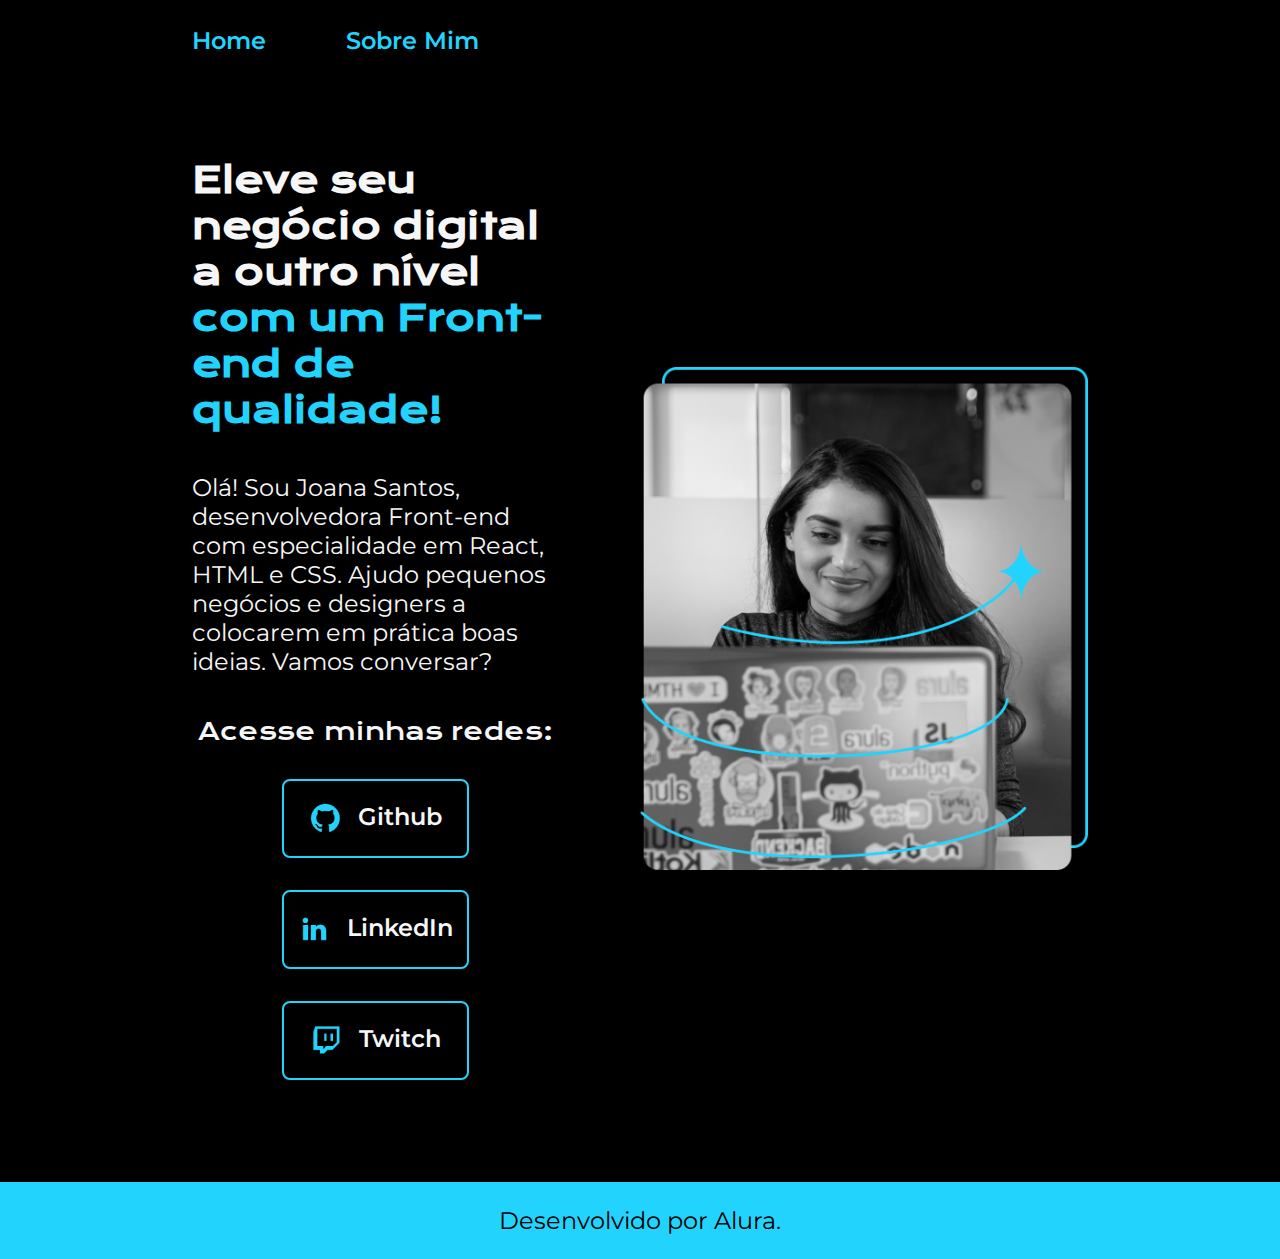
<file: index.html>
<!DOCTYPE html>
<html lang="pt-br">

<head>
    <meta charset="UTF-8">
    <meta http-equiv="X-UA-Compatible" content="IE=edge">
    <meta name="viewport" content="width=device-width, initial-scale=1.0">
    <title>Portifolio</title>
    <link rel="stylesheet" href="./styles/style.css">
</head>

<body>
    <header class="cabecalho">
        <nav class="cabecalho__menu">
            <a class="cabecalho__menu__link" href="index.html" target="_blank">Home</a>
            <a class="cabecalho__menu__link" href="about.html" target="_blank">Sobre Mim</a>
        </nav>
    </header>
    <main class="apresentacao">
        <section class="apresentacao__conteudo">
            <h1 class="apresentacao__conteudo__titulo">Eleve seu negócio digital a outro nível <strong 
            class="titulo-destaque">com um Front-end de qualidade!
            </strong></h1>
            <p class="apresentacao__conteudo__texto">Olá! Sou Joana Santos, desenvolvedora
            Front-end com especialidade em React, HTML e
            CSS. Ajudo pequenos negócios e designers a
            colocarem em prática boas ideias. Vamos
            conversar?</p>
            <div class="apresentacao__links">
                <h2 class="apresentacao__links__subtitulo">Acesse minhas redes:</h2>
                <a class="apresentacao__links__navegacao" href="https://github.com/esa1715">
                    <img src="./assets/github.png">    
                    Github
                </a>
                <a class="apresentacao__links__navegacao" href="https://www.linkedin.com/in/erikalves12">
                    <img src="./assets/linkedin.png">    
                    LinkedIn
                </a>
                <a class="apresentacao__links__navegacao" href="https://www.linkedin.com/in/erikalves12">
                    <img src="./assets/twitch.png">    
                    Twitch
                </a>
            </div>
        </section>
        <img class="apresentacao__imagem" src="./assets/Imagem.png" alt="Foto da Joana Santos programando">
    </main>
    <footer class="rodape">
        <p>Desenvolvido por Alura.</p>
    </footer>
</body>

</html>
</file>
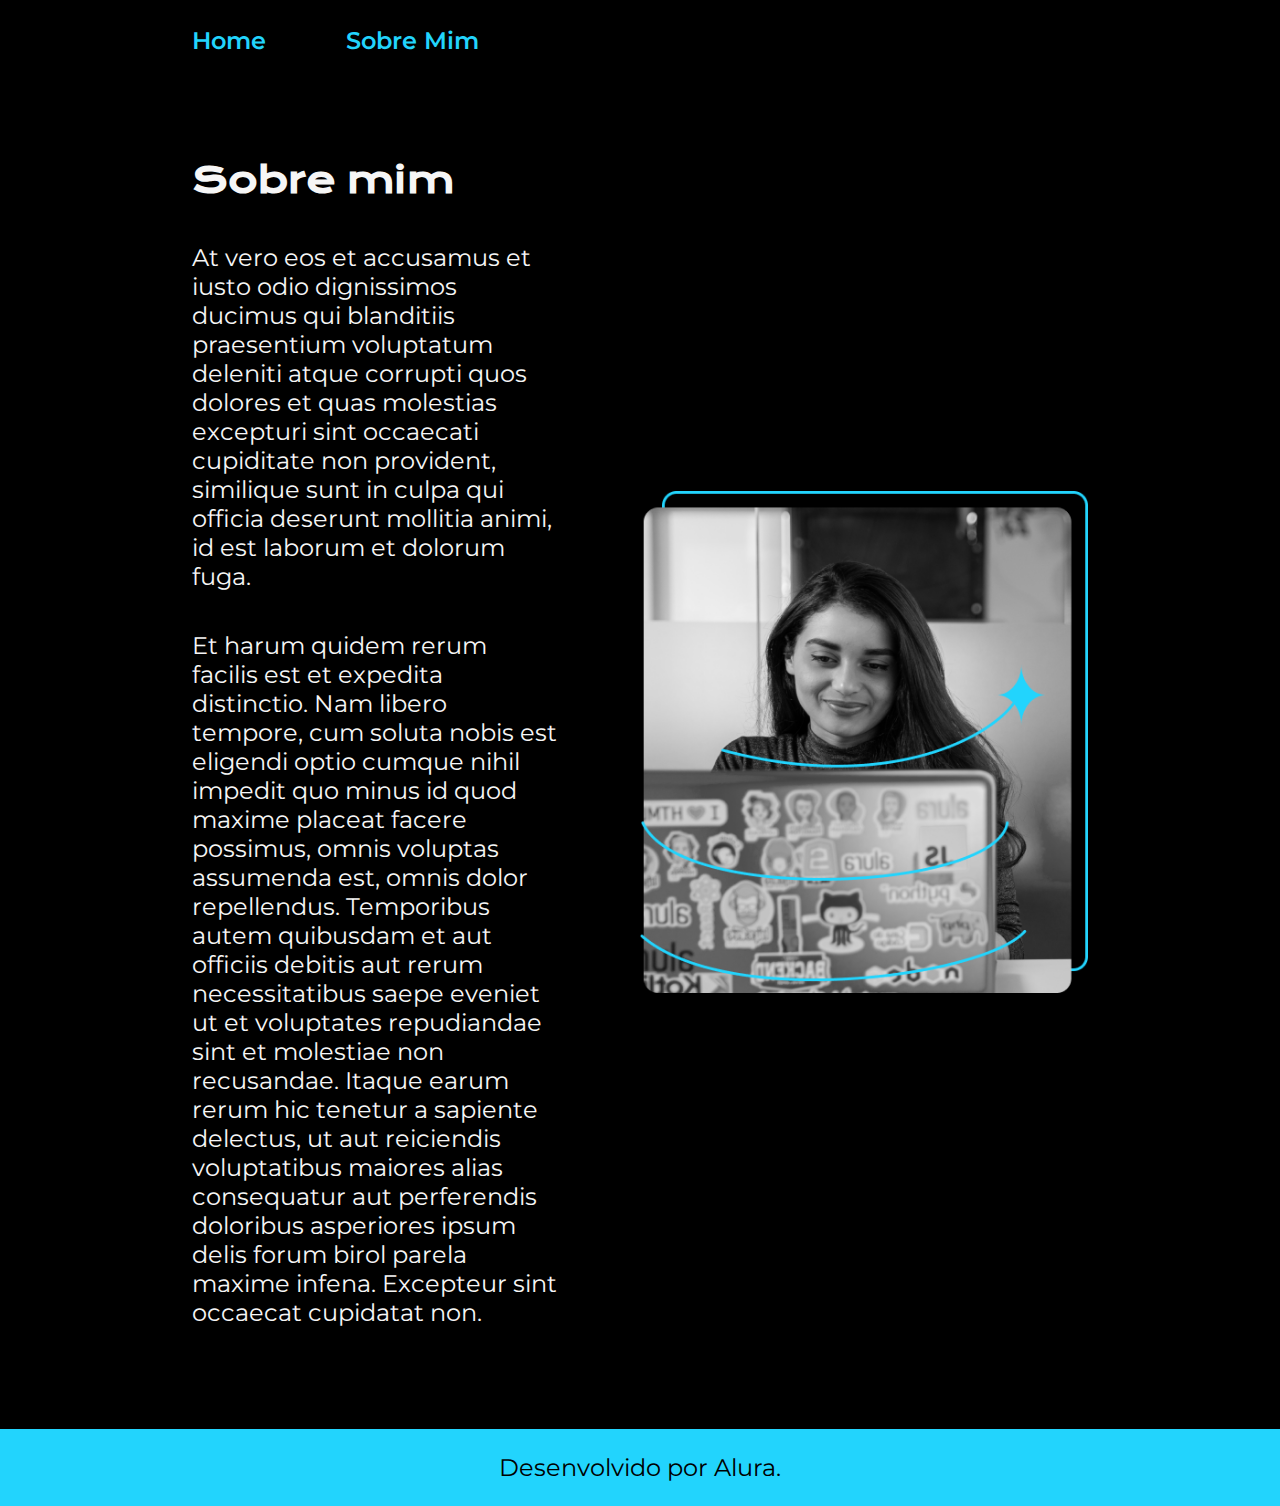
<file: about.html>
<!DOCTYPE html>
<html lang="pt-BR">
<head>
    <meta charset="UTF-8">
    <meta name="viewport" content="width=device-width, initial-scale=1.0">
    <title>Sobre mim</title>
    <link rel="stylesheet" href="./styles/style.css">
</head>
<body>
    <header class="cabecalho">
        <nav class="cabecalho__menu">
            <a class="cabecalho__menu__link" href="index.html" target="_blank">Home</a>
            <a class="cabecalho__menu__link" href="about.html" target="_blank">Sobre Mim</a>
        </nav>
    </header>
    <main class="apresentacao">
        <section class="apresentacao__conteudo">
            <h1 class="apresentacao__conteudo__titulo">Sobre mim</h1>
            <p class="apresentacao__conteudo__texto">At vero eos et accusamus et iusto odio dignissimos ducimus qui blanditiis praesentium voluptatum deleniti atque corrupti quos dolores et quas molestias excepturi sint occaecati cupiditate non provident, similique sunt in culpa qui officia deserunt mollitia animi, id est laborum et dolorum fuga.</p>
            <p class="apresentacao__conteudo__texto">Et harum quidem rerum facilis est et expedita distinctio. Nam libero tempore, cum soluta nobis est eligendi optio cumque nihil impedit quo minus id quod maxime placeat facere possimus, omnis voluptas assumenda est, omnis dolor repellendus. Temporibus autem quibusdam et aut officiis debitis aut rerum necessitatibus saepe eveniet ut et voluptates repudiandae sint et molestiae non recusandae. Itaque earum rerum hic tenetur a sapiente delectus, ut aut reiciendis voluptatibus maiores alias consequatur aut perferendis doloribus asperiores ipsum delis forum birol parela maxime infena. Excepteur sint occaecat cupidatat non.</p>
        </section>
        <img class="apresentacao__imagem" src="./assets/Imagem.png" alt="Foto da Joana Santos programando">
    </main>
    <footer class="rodape">
        <p>Desenvolvido por Alura.</p>
    </footer>
</body>
</html>
</file>
<file: styles/style.css>
@import url('https://fonts.googleapis.com/css2?family=Krona+One&family=Montserrat:wght@400;600&display=swap');

:root {
    --cor-primaria: #000000;
    --cor-secundaria: #F6F6F6;
    --cor-terciaria: #22D4FD;
    --cor-hover: #272727;

    --fonte-primaria: 'Krona One', sans-serif;
    --fonte-secundaria: 'Montserrat', sans-serif;
}


*{
    margin: 0;
    padding: 0;
}

body {
    /* height: 100vh; */
    box-sizing: border-box;
    background-color: var(--cor-primaria);
    color: var(--cor-secundaria);
}

.cabecalho {
    padding: 2% 0% 0% 15%;
}

.cabecalho__menu {
    display: flex;
    gap: 80px;
}

.cabecalho__menu__link {
    font-family: var(--fonte-secundaria);
    font-size: 1.5rem;
    font-weight: 600;
    color: var(--cor-terciaria);
    text-decoration: none;
}

.apresentacao {
    margin: 8% 15%;
    display: flex;
    align-items: center;
    justify-content: space-between;
    gap: 82px;
}

.apresentacao__conteudo {
    width: 50%;
    display: flex;
    flex-direction: column;
    gap: 40px;
}

.apresentacao__conteudo__titulo {
    font-size: 2.25rem;
    font-family: var(--fonte-primaria)
}

.titulo-destaque {
    color: var(--cor-terciaria);
}

.apresentacao__conteudo__texto {
    font-size: 1.5rem;
    font-family: var(--fonte-secundaria);
}

.apresentacao__links {
    display: flex;
    flex-direction: column;
    justify-content: space-between;
    align-items: center;
    gap: 32px;
}

.apresentacao__links__subtitulo {
    font-family: var(--fonte-primaria);
    font-weight: 400;
    font-size: 1.5rem;
}

.apresentacao__links__navegacao {
    display: flex;
    justify-content: center;
    gap: 16px;
    border: 2px solid var(--cor-terciaria);
    width: 50%;
    text-align: center;
    border-radius: 8px;
    font-size: 1.5rem;
    font-weight: 600;
    padding: 21.5px 0;
    text-decoration: none;
    color: var(--cor-secundaria);
    font-family: var(--fonte-secundaria);
}

.apresentacao__links__link:hover {
    background-color: var(--cor-hover);
}

.apresentacao__imagem{
    width: 50%;
}

.rodape {
    padding: 24px;
    color: var(--cor-primaria);
    background-color: var(--cor-terciaria);
    text-align: center;
    font-family: var(--fonte-secundaria);
    font-size: 1.5rem;
    font-weight: 400;
}

@media (max-width: 1200px) {
    .cabecalho {
        padding: 10%;
    }

    .cabecalho__menu {
        justify-content: center;
    }


    .apresentacao {
        flex-direction: column-reverse;
        padding: 5%;
    }

    .apresentacao__conteudo {
        width: auto;
    }
}
</file>
